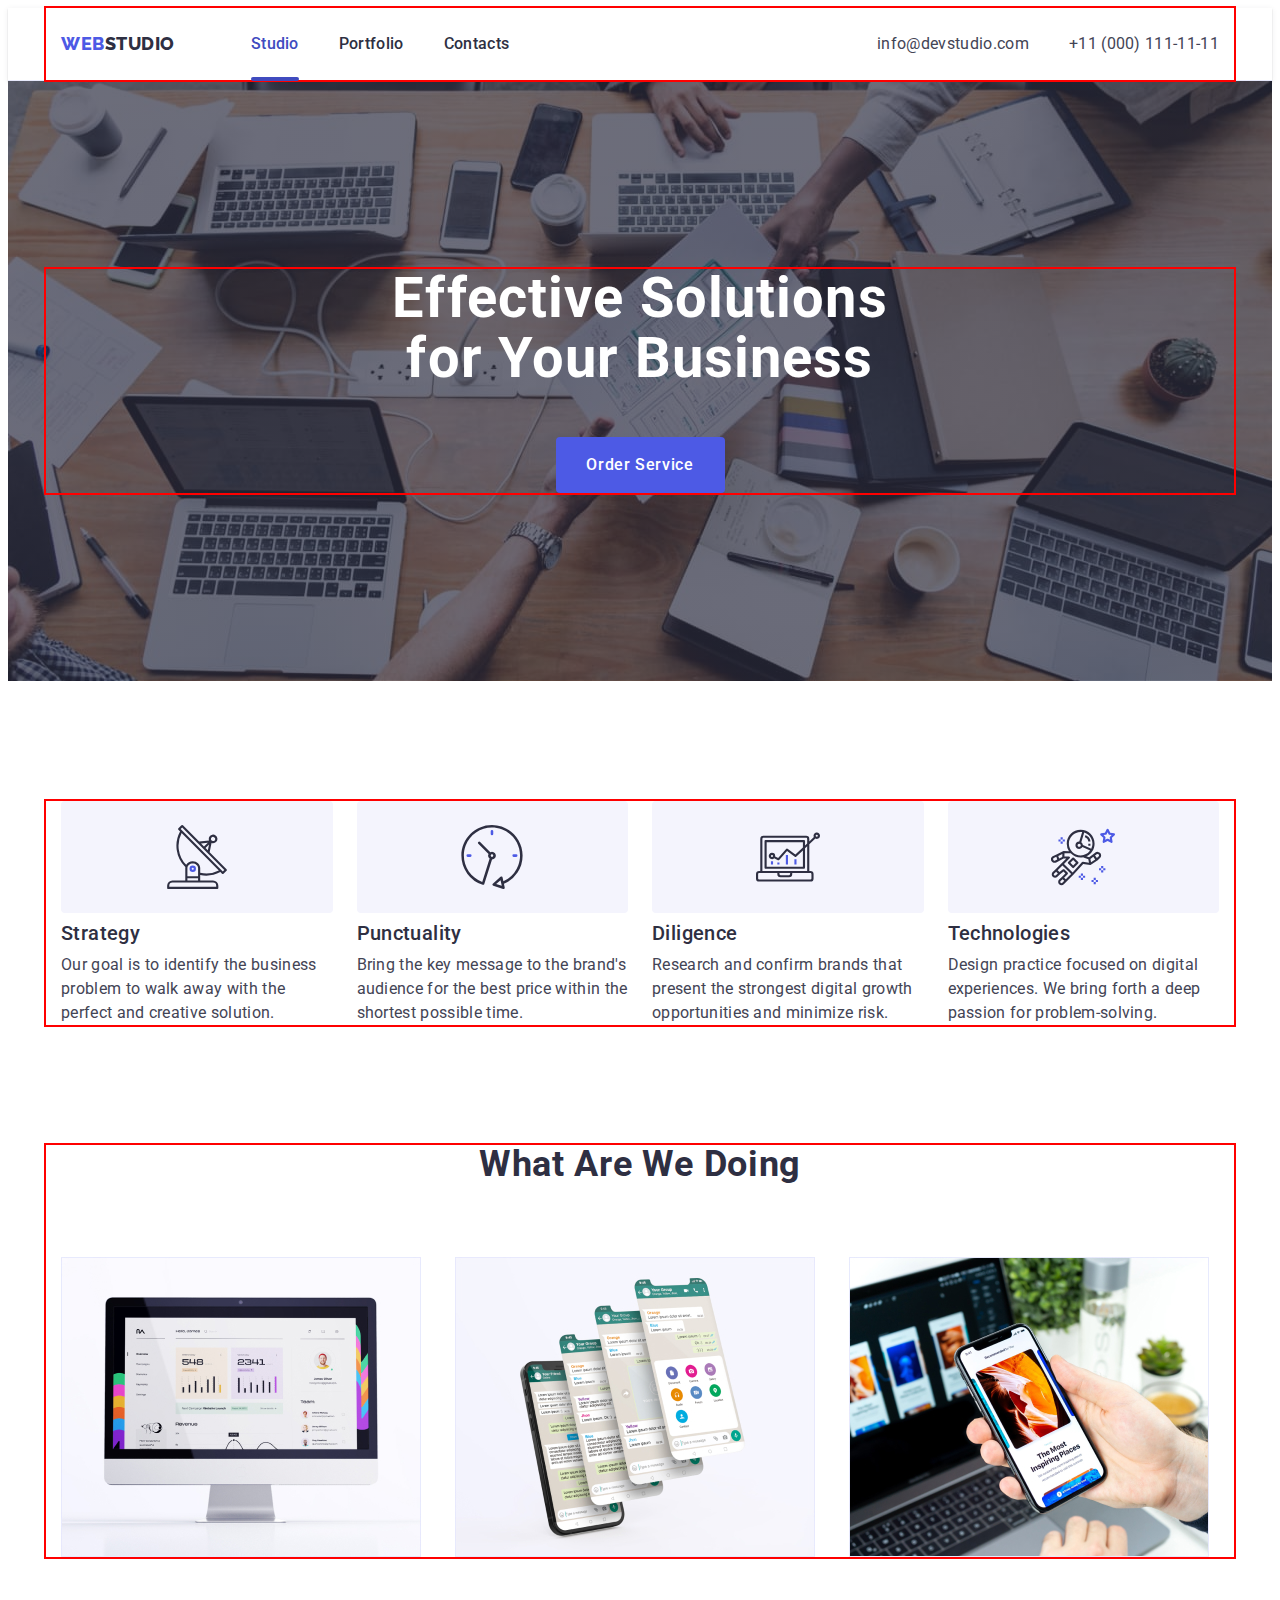
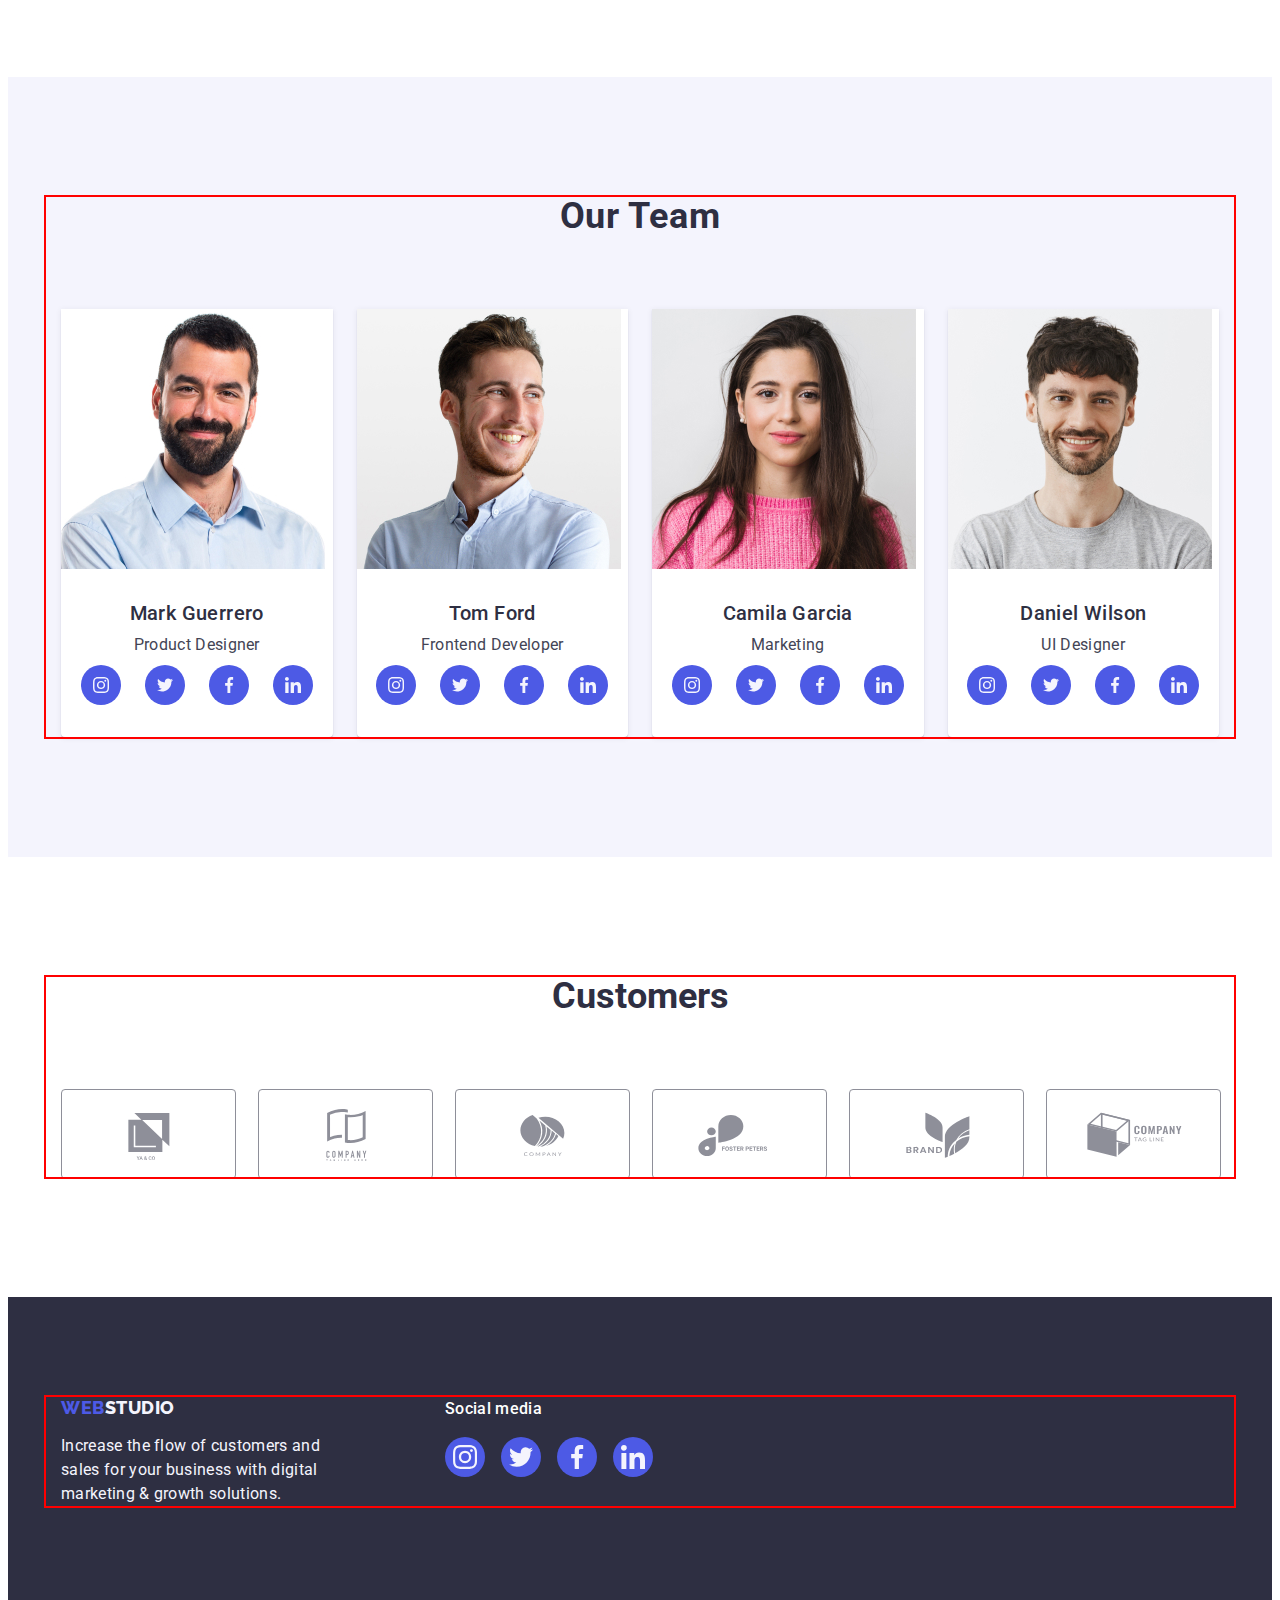
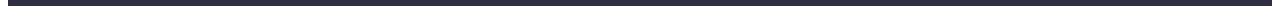
<file: index.html>
<!DOCTYPE html>
<html lang="en">
<head>
    <!-- /* -------------NORMALIZE---------------- */ -->
    
    <link rel="stylesheet" href="https://cdnjs.cloudflare.com/ajax/libs/modern-normalize/2.0.0/modern-normalize.min.css"
    integrity="sha512-4xo8blKMVCiXpTaLzQSLSw3KFOVPWhm/TRtuPVc4WG6kUgjH6J03IBuG7JZPkcWMxJ5huwaBpOpnwYElP/m6wg=="
    crossorigin="anonymous" referrerpolicy="no-referrer" />

    <meta charset="UTF-8">
    <meta http-equiv="X-UA-Compatible" content="IE=edge">
    <meta name="viewport" content="width=device-width, initial-scale=1.0">
    <title>Web Studio</title>
    <link rel="preconnect" href="https://fonts.googleapis.com">
    <link rel="preconnect" href="https://fonts.gstatic.com" crossorigin>
    <link href="https://fonts.googleapis.com/css2?family=Raleway:wght@800&family=Roboto:wght@400;500;700&display=swap"
        rel="stylesheet">
    <link rel="stylesheet" href="./css/styles.css">

</head>

<body>

    <!-- /* ----------------HEADER---------------- */ -->

    <header class="header">
        <div class="container container-header">
            <nav class="header-navigation">
                <a class="header-logo link" href="./index.html">Web<span class="header-logo-colour">Studio</span></a>
                    <ul class="header-menu-list list">
                        <li class="header-menu-item"><a class="header-menu-link link current" href="./index.html">Studio</a></li>
                        <li class="header-menu-item"><a class="header-menu-link link" href="./portfolio.html">Portfolio</a></li>
                        <li class="header-menu-item"><a class="header-menu-link link" href="">Contacts</a></li>
                    </ul>
            </nav>
                <address class="address">
                    <ul class="header-address list">
                        <li><a class="header-address-link link" href="mailto:info@devstudio.com">info@devstudio.com</a></li>
                        <li><a class="header-address-link link" href="tel:+110001111111">+11 (000) 111-11-11</a></li>
                    </ul>
                </address>
        </div>
    </header>
    <main>

        <!-- /* ----------------HERO---------------- */ -->

        <section class="hero">
            <div class="container">
                    <h1 class="hero-title">
                        Effective Solutions for Your Business
                    </h1>
                    <button type="button" class="hero-btn" data-modal-open>Order Service</button>
            </div>
        </section>

        <!-- /* ----------------ADVANTAGES---------------- */ -->

        <section class="advantages">
            <div class="container">
                <h2 class="visually-hidden">content</h2>
                <ul class="advantages-list list">

                    <li class="advantages-item">
                        <div class="advantages-icon">
                            <svg width="64" height="64">
                                <use href="./images/icons.svg#icon-antenna-1"></use>
                            </svg>
                        </div>
                            <h3 class="advantages-subtitle">Strategy</h3>
                            <p class="advantages-description">Our goal is to identify the business problem to walk away with the perfect and creative solution.
                            </p>
                    </li>

                    <li class="advantages-item">
                        <div class="advantages-icon">
                            <svg width="64" height="64">
                                <use href="./images/icons.svg#icon-clock-1"></use>
                            </svg>
                        </div>
                            <h3 class="advantages-subtitle">Punctuality</h3>
                            <p class="advantages-description">Bring the key message to the brand's audience for the best price within the shortest possible time.
                            </p>
                    </li>

                    <li class="advantages-item">
                        <div class="advantages-icon">
                            <svg width="64" height="64">
                                <use href="./images/icons.svg#icon-diagram-1"></use>
                            </svg>
                        </div>
                            <h3 class="advantages-subtitle">Diligence</h3>
                            <p class="advantages-description">Research and confirm brands that present the strongest digital growth opportunities and minimize risk.
                            </p>
                    </li>
                    
                    <li class="advantages-item">
                        <div class="advantages-icon">
                            <svg width="64" height="64">
                                <use href="./images/icons.svg#icon-astronaut-1"></use>
                            </svg>
                        </div>
                            <h3 class="advantages-subtitle">Technologies</h3>
                            <p class="advantages-description">Design practice focused on digital experiences. We bring forth a deep passion for problem-solving.
                            </p>
                    </li>
                </ul>
            </div>
        </section>

        <!-- /* ----------------DOING---------------- */ -->

        <section class="doing">
            <div class="container">
                <h2 class="doing-title">
                    What are we doing
                </h2>
                    <ul class="doing-list list">
                        <li class="doing-images">
                            <img src="./images/img1.jpg" alt="computer" width="360">
                        </li>
                        <li class="doing-images">
                            <img src="./images/img2.jpg" alt="phone screen" width="360">
                        </li>
                        <li class="doing-images">
                            <img src="./images/img3.jpg" alt="mobile phone" width="360">
                        </li>
                    </ul>
            </div>
        </section>

        <!-- /* ----------------TEAM---------------- */ -->

        <section class="team">
            <div class="container">
                <h2 class="team-title">
                    Our Team
                </h2>
                <ul class="team-list list">
                    <li class="team-item">
                        <img src="./images/img4.jpg" alt="mark guerrero" width="264">
                        <div class="container-team">
                            <h3 class="team-name">Mark Guerrero</h3>
                            <p class="team-name-position">Product Designer</p>
                            <ul class="social-links list">
                                <li class="social-links-icon">
                                    <a class="social-links-link" href="https://www.instagram.com/" target="_blank">
                                    <svg class="social-link-svg" width="16" height="16">
                                        <use href="./images/icons.svg#icon-instagram-2"></use>
                                    </svg>
                                    </a>
                                </li>
                                <li class="social-links-icon">
                                    <a class="social-links-link" href="https://www.twitter.com/" target="_blank">
                                        <svg class="social-link-svg" width="16" height="16">
                                            <use href="./images/icons.svg#icon-twitter-1"></use>
                                        </svg>
                                    </a>
                                </li>
                                <li class="social-links-icon">
                                    <a class="social-links-link" href="https://www.facebook.com/" target="_blank">
                                        <svg class="social-link-svg" width="16" height="16">
                                            <use href="./images/icons.svg#icon-facebook-1"></use>
                                        </svg>
                                    </a>
                                </li>
                                <li class="social-links-icon">
                                    <a class="social-links-link" href="https://www.linkedin.com/" target="_blank">
                                        <svg class="social-link-svg" width="16" height="16">
                                            <use href="./images/icons.svg#icon-linkedin-1"></use>
                                        </svg>
                                    </a>
                                </li>
                            </ul>
                        </div>
                    </li>

                    <li class="team-item">
                        <img src="./images/img5.jpg" alt="tom ford" width="264">
                        <div class="container-team">
                            <h3 class="team-name">Tom Ford</h3>
                            <p class="team-name-position">Frontend Developer</p>
                            <ul class="social-links list">
                                <li class="social-links-icon">
                                    <a class="social-links-link" href="https://www.instagram.com/" target="_blank">
                                        <svg class="social-link-svg" width="16" height="16">
                                            <use href="./images/icons.svg#icon-instagram-2"></use>
                                        </svg>
                                    </a>
                                </li>
                                <li class="social-links-icon">
                                    <a class="social-links-link" href="https://www.twitter.com/" target="_blank">
                                        <svg class="social-link-svg" width="16" height="16">
                                            <use href="./images/icons.svg#icon-twitter-1"></use>
                                        </svg>
                                    </a>
                                </li>
                                <li class="social-links-icon">
                                    <a class="social-links-link" href="https://www.facebook.com/" target="_blank">
                                        <svg class="social-link-svg" width="16" height="16">
                                            <use href="./images/icons.svg#icon-facebook-1"></use>
                                        </svg>
                                    </a>
                                </li>
                                <li class="social-links-icon">
                                    <a class="social-links-link" href="https://www.linkedin.com/" target="_blank">
                                        <svg class="social-link-svg" width="16" height="16">
                                            <use href="./images/icons.svg#icon-linkedin-1"></use>
                                        </svg>
                                    </a>
                                </li>
                            </ul>
                        </div>
                    </li>

                    <li class="team-item">
                        <img src="./images/img6.jpg" alt="camila garcia" width="264">
                        <div class="container-team">
                            <h3 class="team-name">Camila Garcia</h3>
                            <p class="team-name-position">Marketing</p>
                            <ul class="social-links list">
                                <li class="social-links-icon">
                                    <a class="social-links-link" href="https://www.instagram.com/" target="_blank">
                                        <svg class="social-link-svg" width="16" height="16">
                                            <use href="./images/icons.svg#icon-instagram-2"></use>
                                        </svg>
                                    </a>
                                </li>
                                <li class="social-links-icon">
                                    <a class="social-links-link" href="https://www.twitter.com/" target="_blank">
                                        <svg class="social-link-svg" width="16" height="16">
                                            <use href="./images/icons.svg#icon-twitter-1"></use>
                                        </svg>
                                    </a>
                                </li>
                                <li class="social-links-icon">
                                    <a class="social-links-link" href="https://www.facebook.com/" target="_blank">
                                        <svg class="social-link-svg" width="16" height="16">
                                            <use href="./images/icons.svg#icon-facebook-1"></use>
                                        </svg>
                                    </a>
                                </li>
                                <li class="social-links-icon">
                                    <a class="social-links-link" href="https://www.linkedin.com/" target="_blank">
                                        <svg class="social-link-svg" width="16" height="16">
                                            <use href="./images/icons.svg#icon-linkedin-1"></use>
                                        </svg>
                                    </a>
                                </li>
                            </ul>
                        </div>
                    </li>

                    <li class="team-item">
                        <img src="./images/img7.jpg" alt="daniel wilson" width="264">
                        <div class="container-team">
                            <h3 class="team-name">Daniel Wilson</h3>
                            <p class="team-name-position">UI Designer</p>
                            <ul class="social-links list">
                                <li class="social-links-icon">
                                    <a class="social-links-link" href="https://www.instagram.com/" target="_blank">
                                        <svg class="social-link-svg" width="16" height="16">
                                            <use href="./images/icons.svg#icon-instagram-2"></use>
                                        </svg>
                                    </a>
                                </li>
                                <li class="social-links-icon">
                                    <a class="social-links-link" href="https://www.twitter.com/" target="_blank">
                                        <svg class="social-link-svg" width="16" height="16">
                                            <use href="./images/icons.svg#icon-twitter-1"></use>
                                        </svg>
                                    </a>
                                </li>
                                <li class="social-links-icon">
                                    <a class="social-links-link" href="https://www.facebook.com/" target="_blank">
                                        <svg class="social-link-svg" width="16" height="16">
                                            <use href="./images/icons.svg#icon-facebook-1"></use>
                                        </svg>
                                    </a>
                                </li>
                                <li class="social-links-icon">
                                    <a class="social-links-link" href="https://www.linkedin.com/" target="_blank">
                                        <svg class="social-link-svg" width="16" height="16">
                                            <use href="./images/icons.svg#icon-linkedin-1"></use>
                                        </svg>
                                    </a>
                                </li>
                            </ul>
                        </div>
                    </li>
                </ul>
            </div>
        </section>

        <!-- /* ----------------Customers---------------- */ -->
        
        <section class="customers">
            <div class="container">
                <h2 class="customers-title">
                    Customers
                </h2>
                <ul class="customers-list list">
                    <li class="customers-icon">
                        <a class="customers-icon-link" href="https://www.com/" target="_blank">
                            <svg class="icon-link-svg" width="104" height="56">
                                <use href="./images/icons.svg#icon-Logo0"></use>
                            </svg>
                        </a>
                    </li>
                    <li class="customers-icon">
                        <a class="customers-icon-link" href="https://www.com/" target="_blank">
                            <svg class="icon-link-svg" width="104" height="56">
                                <use href="./images/icons.svg#icon-Logo1"></use>
                            </svg>
                        </a>
                    </li>
                    <li class="customers-icon">
                        <a class="customers-icon-link" href="https://www.com/" target="_blank">
                            <svg class="icon-link-svg" width="104" height="56">
                                <use href="./images/icons.svg#icon-Logo2"></use>
                            </svg>
                        </a>
                    </li>
                    <li class="customers-icon">
                        <a class="customers-icon-link" href="https://www.com/" target="_blank">
                            <svg class="icon-link-svg" width="104" height="56">
                                <use href="./images/icons.svg#icon-Logo3"></use>
                            </svg>
                        </a>
                    </li>
                    <li class="customers-icon">
                        <a class="customers-icon-link" href="https://www.com/" target="_blank">
                            <svg class="icon-link-svg" width="104" height="56">
                                <use href="./images/icons.svg#icon-Logo4"></use>
                            </svg>
                        </a>
                    </li>
                    <li class="customers-icon">
                        <a class="customers-icon-link" href="https://www.com/" target="_blank">
                            <svg class="icon-link-svg" width="104" height="56">
                                <use href="./images/icons.svg#icon-Logo5"></use>
                            </svg>
                        </a>
                    </li>
                </ul>
            </div>
        </section>

    </main>

    <!-- /* ----------------FOOTER---------------- */ -->

    <footer class="footer">
        <div class="container container-footer">
            <div class="footer-logo-container">
                <a class="footer-logo link" href="./index.html">Web<span class="footer-logo-colour">Studio</span></a>
                <p class="footer-description">Increase the flow of customers and sales for your business with digital marketing & growth solutions.</p>
            </div>
            <div class="footer-logo-social">
                <p class="footer-description-social">
                    Social media
                </p>
                <ul class="footer-links list">
                    <li class="footer-links-icon">
                        <a class="footer-links-link" href="https://www.instagram.com/" target="_blank">
                            <svg class="footer-link-svg" width="24" height="24">
                                <use href="./images/icons.svg#icon-instagram-2"></use>
                            </svg>
                        </a>
                    </li>
                    <li class="footer-links-icon">
                        <a class="footer-links-link" href="https://www.twitter.com/" target="_blank">
                            <svg class="footer-link-svg" width="24" height="24">
                                <use href="./images/icons.svg#icon-twitter-1"></use>
                            </svg>
                        </a>
                    </li>
                    <li class="footer-links-icon">
                        <a class="footer-links-link" href="https://www.facebook.com/" target="_blank">
                            <svg class="footer-link-svg" width="24" height="24">
                                <use href="./images/icons.svg#icon-facebook-1"></use>
                            </svg>
                        </a>
                    </li>
                    <li class="footer-links-icon">
                        <a class="footer-links-link" href="https://www.linkedin.com/" target="_blank">
                            <svg class="footer-link-svg" width="24" height="24">
                                <use href="./images/icons.svg#icon-linkedin-1"></use>
                            </svg>
                        </a>
                    </li>
                </ul>
            </div>
        </div>
    </footer>
    <div class="backdrop is-hidden" data-modal>
        <div class="modal">
            <button type="button" class="close-btn" data-modal-close>
                <svg class="icon-btn-svg" width="8" height="8">
                    <use href="./images/icons.svg#icon-close-btn"></use>
                </svg>
            </button>
        </div>
    </div>
    <script src="./js/modal.js"></script>
</body>
</html>
</file>
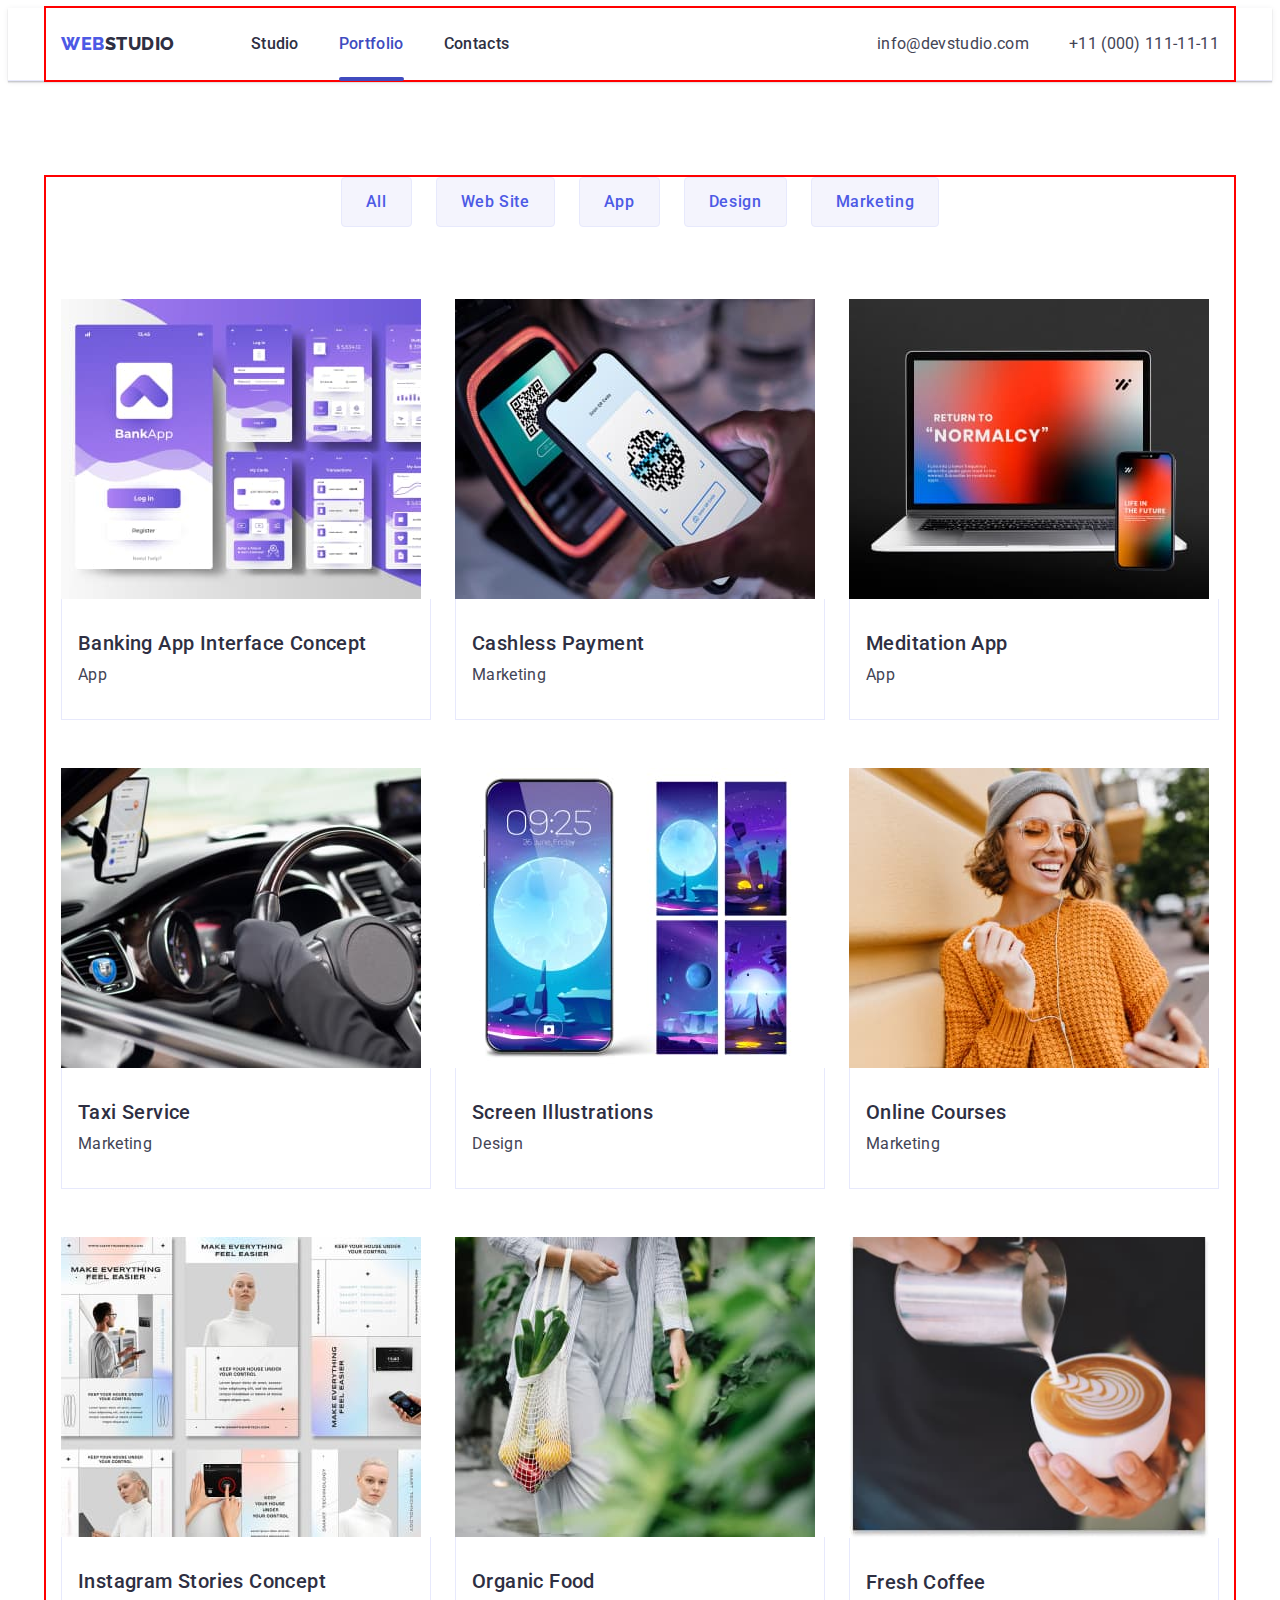
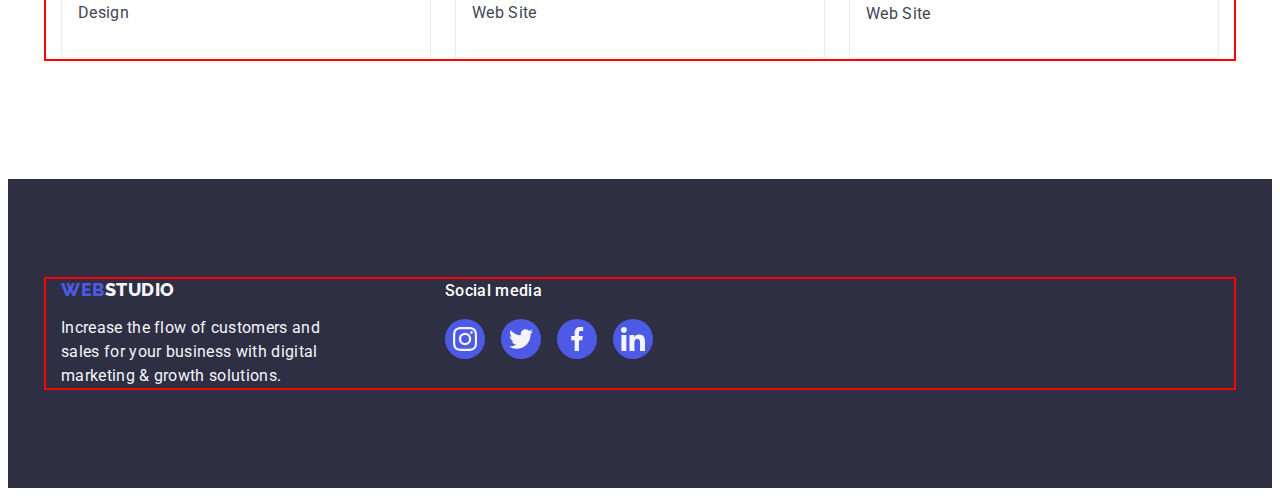
<file: portfolio.html>
<!DOCTYPE html>
<html lang="en">
<head>

    <!-- /* -------------NORMALIZE---------------- */ -->
    
    <link rel="stylesheet" href="https://cdnjs.cloudflare.com/ajax/libs/modern-normalize/2.0.0/modern-normalize.min.css"
    integrity="sha512-4xo8blKMVCiXpTaLzQSLSw3KFOVPWhm/TRtuPVc4WG6kUgjH6J03IBuG7JZPkcWMxJ5huwaBpOpnwYElP/m6wg=="
    crossorigin="anonymous" referrerpolicy="no-referrer" />

    <meta charset="UTF-8">
    <meta name="viewport" content="width=device-width, initial-scale=1.0">
    <title>Portfolio</title>
    <link rel="preconnect" href="https://fonts.googleapis.com">
    <link rel="preconnect" href="https://fonts.gstatic.com" crossorigin>
    <link href="https://fonts.googleapis.com/css2?family=Raleway:wght@800&family=Roboto:wght@400;500;700&display=swap"
        rel="stylesheet">
    <link rel="stylesheet" href="./css/styles.css">

</head>
    
<body>

    <!-- /* ----------------HEADER---------------- */ -->

    <header class="header">
        <div class="container container-header">
            <nav class="header-navigation">
                <a class="header-logo link" href="./index.html">Web<span class="header-logo-colour">Studio</span></a>
                <ul class="header-menu-list list">
                    <li class="header-menu-item"><a class="header-menu-link link" href="./index.html">Studio</a></li>
                    <li class="header-menu-item"><a class="header-menu-link link current" href="./portfolio.html">Portfolio</a></li>
                    <li class="header-menu-item"><a class="header-menu-link link" href="">Contacts</a></li>
                </ul>
            </nav>
            <address class="address">
                <ul class="header-address list">
                    <li><a class="header-address-link link" href="mailto:info@devstudio.com">info@devstudio.com</a></li>
                    <li><a class="header-address-link link" href="tel:+110001111111">+11 (000) 111-11-11</a></li>
                </ul>
            </address>
        </div>
    </header>
    <main>

        <!-- /*----------------------BUTTONS-------------------------*/ -->

        <section class="buttons">
            <div class="container">
                <h1 class="visually-hidden">test-for-homework</h1>
                <ul class="button-list list">
                    <li class="btn-menu">
                        <button type="button" class="btn-filter">All</button>
                    </li>
                    <li class="btn-menu">
                        <button type="button" class="btn-filter">Web Site</button>
                    </li>
                    <li class="btn-menu">
                        <button type="button" class="btn-filter">App</button>
                    </li>
                    <li class="btn-menu">
                        <button type="button" class="btn-filter">Design</button>
                    </li>
                    <li class="btn-menu">
                        <button type="button" class="btn-filter">Marketing</button>
                    </li>
                </ul>
    
                <!-- /*----------------------IMAGES----------------------*/ -->
    
                <ul class="section-list list">

                    <li class="img-list">
                        <a class="section-list-link link" href="#">
                        <div class="img-container">
                            <img src="./images/img8.jpg" alt="Banking App Interface Concept" width="360">
                            <p class="img-container-description">
                                14 Stylish and User-Friendly App Design Concepts · Task Manager App · Calorie Tracker App · Exotic Fruit Ecommerce App ·
                                Cloud Storage App
                            </p>
                        </div>
                        <div class="container-img-list">
                            <h2 class="services-title">Banking App Interface Concept</h2>
                            <p class="services-description">App</p>
                        </div>
                        </a>
                    </li>

                    <li class="img-list">
                        <a class="section-list-link link" href="#">
                        <div class="img-container">
                            <img src="./images/img9.jpg" alt="Cashless Payment" width="360">
                            <p class="img-container-description">
                                14 Stylish and User-Friendly App Design Concepts · Task Manager App · Calorie Tracker App · Exotic Fruit Ecommerce App ·
                                Cloud Storage App
                            </p>
                        </div>
                        <div class="container-img-list">
                            <h2 class="services-title">Cashless Payment</h2>
                            <p class="services-description">Marketing</p>
                        </div>
                        </a>
                    </li>

                    <li class="img-list">
                        <a class="section-list-link link" href="#">
                        <div class="img-container">
                            <img src="./images/img10.jpg" alt="Meditation App" width="360">
                            <p class="img-container-description">
                                14 Stylish and User-Friendly App Design Concepts · Task Manager App · Calorie Tracker App · Exotic Fruit Ecommerce App ·
                                Cloud Storage App
                            </p>
                        </div>
                        <div class="container-img-list">
                            <h2 class="services-title">Meditation App</h2>
                            <p class="services-description">App</p>
                        </div>
                        </a>
                    </li>

                    <li class="img-list">
                        <a class="section-list-link link" href="#">
                        <div class="img-container">
                            <img src="./images/img11.jpg" alt="Taxi Service" width="360">
                            <p class="img-container-description">
                                14 Stylish and User-Friendly App Design Concepts · Task Manager App · Calorie Tracker App · Exotic Fruit Ecommerce App ·
                                Cloud Storage App
                            </p>
                        </div>
                        <div class="container-img-list">
                            <h2 class="services-title">Taxi Service</h2>
                            <p class="services-description">Marketing</p>
                        </div>
                        </a>
                    </li>

                    <li class="img-list">
                        <a class="section-list-link link" href="#">
                        <div class="img-container">
                            <img src="./images/img12.jpg" alt="Screen Illustrations" width="360">
                            <p class="img-container-description">
                                14 Stylish and User-Friendly App Design Concepts · Task Manager App · Calorie Tracker App · Exotic Fruit Ecommerce App ·
                                Cloud Storage App
                            </p>
                        </div>
                        <div class="container-img-list">
                            <h2 class="services-title">Screen Illustrations</h2>
                            <p class="services-description">Design</p>
                        </div>
                        </a>
                    </li>

                    <li class="img-list">
                        <a class="section-list-link link" href="#">
                        <div class="img-container">
                            <img src="./images/img13.jpg" alt="Online Courses" width="360">
                            <p class="img-container-description">
                                14 Stylish and User-Friendly App Design Concepts · Task Manager App · Calorie Tracker App · Exotic Fruit Ecommerce App ·
                                Cloud Storage App
                            </p>
                        </div>
                        <div class="container-img-list">
                            <h2 class="services-title">Online Courses</h2>
                            <p class="services-description">Marketing</p>
                        </div>
                        </a>
                    </li>

                    <li class="img-list">
                        <a class="section-list-link link" href="#">
                        <div class="img-container">
                            <img src="./images/img14.jpg" alt="Instagram Stories Concept" width="360">
                            <p class="img-container-description">
                                14 Stylish and User-Friendly App Design Concepts · Task Manager App · Calorie Tracker App · Exotic Fruit Ecommerce App ·
                                Cloud Storage App
                            </p>
                        </div>
                        <div class="container-img-list">
                            <h2 class="services-title">Instagram Stories Concept</h2>
                            <p class="services-description">Design</p>
                        </div>
                        </a>
                    </li>

                    <li class="img-list">
                        <a class="section-list-link link" href="#">
                        <div class="img-container">
                            <img src="./images/img15.jpg" alt="Organic Food" width="360">
                            <p class="img-container-description">
                                14 Stylish and User-Friendly App Design Concepts · Task Manager App · Calorie Tracker App · Exotic Fruit Ecommerce App ·
                                Cloud Storage App
                            </p>
                        </div>
                        <div class="container-img-list">
                            <h2 class="services-title">Organic Food</h2>
                            <p class="services-description">Web Site</p>
                        </div>
                        </a>
                    </li>

                    <li class="img-list">
                        <a class="section-list-link link" href="#">
                        <div class="img-container">
                            <img src="./images/img16.jpg" alt="Fresh Coffee" width="360">
                            <p class="img-container-description">
                                14 Stylish and User-Friendly App Design Concepts · Task Manager App · Calorie Tracker App · Exotic Fruit Ecommerce App ·
                                Cloud Storage App
                            </p>
                        </div>
                        <div class="container-img-list">
                            <h2 class="services-title">Fresh Coffee</h2>
                            <p class="services-description">Web Site</p>
                        </div>
                        </a>
                    </li>
                </ul>
            </div>
        </section>
    </main>

    <!-- /* ----------------FOOTER---------------- */ -->

    <footer class="footer">
        <div class="container container-footer">
            <div class="footer-logo-container">
                <a class="footer-logo link" href="./index.html">Web<span class="footer-logo-colour">Studio</span></a>
                <p class="footer-description">Increase the flow of customers and sales for your business with digital marketing
                    & growth solutions.</p>
            </div>
            <div class="footer-logo-social">
                <p class="footer-description-social">
                    Social media
                </p>
                <ul class="footer-links list">
                    <li class="footer-links-icon">
                        <a class="footer-links-link" href="https://www.instagram.com/" target="_blank">
                            <svg class="footer-link-svg" width="24" height="24">
                                <use href="./images/icons.svg#icon-instagram-2"></use>
                            </svg>
                        </a>
                    </li>
                    <li class="footer-links-icon">
                        <a class="footer-links-link" href="https://www.twitter.com/" target="_blank">
                            <svg class="footer-link-svg" width="24" height="24">
                                <use href="./images/icons.svg#icon-twitter-1"></use>
                            </svg>
                        </a>
                    </li>
                    <li class="footer-links-icon">
                        <a class="footer-links-link" href="https://www.facebook.com/" target="_blank">
                            <svg class="footer-link-svg" width="24" height="24">
                                <use href="./images/icons.svg#icon-facebook-1"></use>
                            </svg>
                        </a>
                    </li>
                    <li class="footer-links-icon">
                        <a class="footer-links-link" href="https://www.linkedin.com/" target="_blank">
                            <svg class="footer-link-svg" width="24" height="24">
                                <use href="./images/icons.svg#icon-linkedin-1"></use>
                            </svg>
                        </a>
                    </li>
                </ul>
            </div>
        </div>
    </footer>
</body>
</html>
</file>
<file: css/styles.css>
:root {
    --white: #FFFFFF;
    --navyblue: #2E2F42;
    --iris: #4D5AE5;
    --slate: #434455;
    --cloud: #F4F4FD;
}


body {
    font-family: "Roboto", sans-serif;
    color: var(--slate, #434455);
    background-color: var(--white, #FFFFFF);
}

h1,
h2,
h3,
h4,
h5,
h6,
p {
    margin-top: 0;
    margin-bottom: 0;
}

ul,
ol {
    margin-top: 0;
    margin-bottom: 0;
    padding-left: 0;
}

.link {
    text-decoration: none;
}

.list {
    list-style-type: none;
}

.container {

    width: 1158px;
    margin: 0 auto;
    padding-left: 15px;
    padding-right: 15px;
    outline: 2px solid red;
}

.visually-hidden {
    position: absolute;
    width: 1px;
    height: 1px;
    margin: -1px;
    border: 0;
    padding: 0;

    white-space: nowrap;
    clip-path: inset(100%);
    clip: rect(0 0 0 0);
    overflow: hidden;
}

img {
    display: block;
}

/* ----------------HEADER---------------- */


.header {
    display: flex;
    border-bottom: 1px solid var(--cornflower, #E7E9FC);
    box-shadow: 0px 2px 1px rgba(46, 47, 66, 0.08),
        0px 1px 1px rgba(46, 47, 66, 0.16),
        0px 1px 6px rgba(46, 47, 66, 0.08);
}

.container-header {
    display: flex;
    align-items: center;
}

.header-navigation {
    display: flex;
    align-items: center;
}

.header-logo-colour {
    color: var(--navyblue, #2E2F42);

}

.header-logo {
    color: var(--iris, #4D5AE5);
    font-family: "Raleway", sans-serif;
    font-size: 18px;
    font-weight: 800;
    line-height: 1.17;
    letter-spacing: 0.03em;
    text-transform: uppercase;
    text-decoration: none;
    margin-right: 76px;
}

.header-menu-list {
    display: flex;
    gap: 40px;
}


.header-menu-item {

}

.current.header-menu-link {
    color: #404bbf;
}

.current::after {
    content: '';
    position: absolute;
    left: 0;
    bottom: -1px;
    width: 100%;
    height: 4px;
    background-color: #404bbf;
    border-radius: 2px;
}

.header-menu-link {
    color: var(--navyblue, #2E2F42);
    font-size: 16px;
    font-weight: 500;
    line-height: 1.5;
    letter-spacing: 0.02em;
    padding: 24px 0;
    display: block;
    transition: color 250ms cubic-bezier(0.4, 0, 0.2, 1);
    position: relative;
}

.header-menu-link:hover {
    color: var(--blue, #404bbf);
}

.header-menu-link:focus {
    color: var(--blue, #404bbf);
}

.address {
    font-style: normal;
    margin-left: auto;

}

.header-address {
    display: flex;
    gap: 40px;
    
}

.header-address-link {
    color: var(--slate, #434455);
    font-size: 16px;
    line-height: 1.5;
    letter-spacing: 0.02em;
    transition: color 250ms cubic-bezier(0.4, 0, 0.2, 1);
}

.header-address-link:hover {
    color: var(--blue, #404bbf);
}

.header-address-link:focus {
    color: var(--blue, #404bbf);
}

/* ----------------HERO---------------- */

.hero {
    background-image: linear-gradient(rgba(46, 47, 66, 0.7), rgba(46, 47, 66, 0.7)), url(../images/hero-img.jpg);
    padding: 188px 0;
    margin: 0 auto;
    max-width: 1440px;
    background-repeat: no-repeat;
    background-position: center;
    background-size: cover;
}

.hero-wrap {

    /* border-radius: 30px;
    padding: 184px 188px 470px 470px; */

}

.hero-title {
    color: var(--white, #FFF);
    text-align: center;
    font-size: 56px;
    font-weight: 700;
    line-height: 1.07;
    letter-spacing: 0.02em;
    max-width: 496px;
    margin: 0 auto;
    margin-bottom: 48px;
}

.hero-btn {
    margin: 0 auto;
    color: var(--white, #FFF);
    font-size: 16px;
    font-weight: 500;
    line-height: 1.5;
    letter-spacing: 0.04em;
    background-color: var(--iris, #4D5AE5);
    font-family: "Roboto", sans-serif;
    cursor: pointer;
    display: block;
    min-width: 169px;
    height: 56px;
    border: none;
    border-radius: 4px;
    transition: background-color 250ms cubic-bezier(0.4, 0, 0.2, 1);
}

.hero-btn:hover {
    background-color: var(--blue, #404bbf);
}

.hero-btn:focus {
    background-color: var(--blue, #404bbf);
}

/* ----------------ADVANTAGES---------------- */

.advantages {
    padding: 120px 0;
}

.advantages-list {
    display: flex;
    gap: 24px;
}

.advantages-icon {
    display: flex;
    align-items: center;
    justify-content: center;
    height: 112px;
    background-color: #f4f4fd;
    border-radius: 4px;
    margin-bottom: 8px;
}

.advantages-item {
    width: calc((100% - 72px) / 4);
}

.advantages-subtitle {
    color: var(--navyblue, #2E2F42);
    font-size: 20px;
    font-weight: 500;
    line-height: 1.2;
    letter-spacing: 0.02em;
    margin-bottom: 8px;
}

.advantages-description {
    color: var(--slate, #434455);
    text-shadow: 0px 4px 4px 0px rgba(0, 0, 0, 0.25);
    font-size: 16px;
    font-weight: 400;
    line-height: 1.5;
    letter-spacing: 0.02em;
}

/* ----------------DOING---------------- */

.doing {
    padding-bottom: 120px;
}

.doing-title {
    color: var(--navyblue, #2E2F42);
    text-align: center;
    font-size: 36px;
    font-weight: 700;
    line-height: 1.11;
    letter-spacing: 0.02em;
    text-transform: capitalize;
    margin-bottom: 72px;
}

.doing-list {
    display: flex;
    gap: 24px;
}

.doing-images {
    width: calc((100% - 48px) / 3);
}

/* ----------------TEAM---------------- */

.team {
    background-color: var(--cloud, #F4F4FD);
    padding: 120px 0;
}

.team-title {
    color: var(--navyblue, #2E2F42);
    text-align: center;
    font-size: 36px;
    font-weight: 700;
    line-height: 1.11;
    letter-spacing: 0.02em;
    text-transform: capitalize;
    margin-bottom: 72px;
}

.team-list {
    display: flex;
    gap: 24px;
}

.team-item {
    background-color: var(--white, #FFF);
    width: calc((100% - 72px) / 4);
    border-radius: 0px 0px 4px 4px;
    box-shadow: 0px 1px 6px rgba(46, 47, 66, 0.08),
        0px 1px 1px rgba(46, 47, 66, 0.16),
        0px 2px 1px rgba(46, 47, 66, 0.08);
}

.container-team {
    padding: 32px 0;
}

.team-name {
    color: var(--navyblue, #2E2F42);
    text-align: center;
    font-size: 20px;
    font-weight: 500;
    line-height: 1.2;
    letter-spacing: 0.02em;
    margin-bottom: 8px;
}

.team-name-position {
    color: var(--slate, #434455);
    text-align: center;
    font-size: 16px;
    font-weight: 400;
    line-height: 1.5;
    letter-spacing: 0.02em;
    margin-bottom: 8px;
}

.social-links {
    display: flex;
    justify-content: center;
    gap: 24px;
}

.social-links-icon {
    width: 40px;
    height: 40px;
}

.social-links-link {
    width: 100%;
    height: 100%;
    background-color: #4d5ae5;
    border-radius: 50%;
    display: flex;
    align-items: center;
    justify-content: center;
    transition: background-color 250ms cubic-bezier(0.4, 0, 0.2, 1);
}

.social-links-link:hover {
    background-color: #404bbf;
}

.social-links-link:focus {
    background-color: #404bbf;
}

.social-link-svg {
    fill: #f4f4fd;
}

/* ----------------Customers---------------- */

.customers {
    padding-bottom: 120px;
    padding-top: 120px;
}

.customers-title {
    font-size: 36px;
    line-height: 1.11;
    color: var(--darkgrayish, #2e2f42);
    margin-bottom: 72px;
    text-align: center;
}

.customers-list {
    display: flex;
    gap: 24px;
}

.customers-icon {
    width: calc((100% - 120px) / 6);
    height: 88px;
}

.customers-icon-link {
    width: 100%;
    height: 100%;
    border: 1px solid #8e8f99;
    border-radius: 4px;
    display: flex;
    align-items: center;
    justify-content: center;
    color: var(--darkgrayish, #8e8f99);
    transition: border-color 250ms cubic-bezier(0.4, 0, 0.2, 1),
        color 250ms cubic-bezier(0.4, 0, 0.2, 1);
}

.customers-icon-link:hover {
    border-color: #404bbf;
    color: #404bbf;
}

.customers-icon-link:focus {
    border-color: #404bbf;
    color: #404bbf;
}

.icon-link-svg {
    fill: currentColor;
}

/* ----------------FOOTER---------------- */

.footer {
    background-color: var(--navyblue, #2E2F42);
    padding: 100px 0;
}

.footer-logo-colour {
    color: var(--cloud, #F4F4FD);
    font-family: Raleway, sans-serif;
    font-size: 18px;
    font-weight: 800;
    line-height: 1.17;
    letter-spacing: 0.03em;
    text-transform: uppercase;
    text-decoration: none;
}

.footer-logo {
    color: var(--iris, #4D5AE5);
    font-family: Raleway, sans-serif;
    font-size: 18px;
    font-weight: 800;
    line-height: 1.17;
    letter-spacing: 0.03em;
    text-transform: uppercase;
    text-decoration: none;
    display: inline-block;
    margin-bottom: 16px;
}

.footer-description {
    color: var(--cloud, #F4F4FD);
    font-size: 16px;
    font-weight: 400;
    line-height: 1.5;
    letter-spacing: 0.02em;
    text-decoration: none;
}

.container-footer {
    display: flex;
    align-items: baseline;

}

.footer-logo-container {
    margin-right: 120px;
    max-width: 264px;
}

.footer-logo-social {}

.footer-description-social {
    font-weight: 500;
    font-size: 16px;
    line-height: 1.5;
    letter-spacing: 0.02em;
    color: var(--white, #FFFFFF);
    margin-bottom: 16px;
}

.footer-links {
    display: flex;
    gap: 16px;
}

.footer-links-icon {
    width: 40px;
    height: 40px;
}

.footer-links-link {
    width: 100%;
    height: 100%;
    background-color: var(--iris, #4d5ae5);
    border-radius: 50%;
    display: flex;
    align-items: center;
    justify-content: center;
    transition: background-color 250ms cubic-bezier(0.4, 0, 0.2, 1);
}

.footer-links-link:hover {
    background-color: #31d0aa;
}

.footer-links-link:focus {
    background-color: #31d0aa;
}

.footer-link-svg {
    fill: #f4f4fd;
}

/*?----------------------PORTFOLIO-PAGE-------------------*/


/*----------------------BUTTONS-------------------------*/

.buttons {
    padding-top: 96px;
    padding-bottom: 120px;
}

.btn-filter {
    color: var(--iris, #4D5AE5);
    font-size: 16px;
    font-weight: 500;
    line-height: 1.5;
    letter-spacing: 0.04em;
    background-color: var(--cloud, #F4F4FD);
    font-family: "Roboto", sans-serif;
    cursor: pointer;
    padding: 12px 24px;
    border: 1px solid #E7E9FC;
    border-radius: 4px;
    transition: color 250ms cubic-bezier(0.4, 0, 0.2, 1),
        background-color 250ms cubic-bezier(0.4, 0, 0.2, 1),
        border-color 250ms cubic-bezier(0.4, 0, 0.2, 1),
        box-shadow 250ms cubic-bezier(0.4, 0, 0.2, 1);;
}

.btn-filter:hover {
    background-color: #404bbf;
    color: var(--white, #FFFFFF);
    border: 1px solid transparent;
    box-shadow: 0px 3px 1px rgba(0, 0, 0, 0.1),
        0px 2px 1px rgba(0, 0, 0, 0.08),
        0px 2px 2px rgba(0, 0, 0, 0.12);
}

.btn-filter:focus {
    background-color: #404bbf;
    color: var(--white, #FFFFFF);
    border: 1px solid transparent;
    box-shadow: 0px 3px 1px rgba(0, 0, 0, 0.1),
        0px 2px 1px rgba(0, 0, 0, 0.08),
        0px 2px 2px rgba(0, 0, 0, 0.12);
}

.button-list {
    display: flex;
    justify-content: center;
    gap: 24px;
    margin-bottom: 72px;
}

.btn-menu {

}

.btn-menu:hover {

}

.btn-menu:focus {

}


/*----------------------IMAGES----------------------*/

.section-list {
    display: flex;
    flex-wrap: wrap;
    column-gap: 24px;
    row-gap: 48px;
}

.img-list {
    width: calc((100% - 48px) / 3);
    transition: color 250ms cubic-bezier(0.4, 0, 0.2, 1),
        background-color 250ms cubic-bezier(0.4, 0, 0.2, 1),
        border-color 250ms cubic-bezier(0.4, 0, 0.2, 1),
        box-shadow 250ms cubic-bezier(0.4, 0, 0.2, 1);
}

.container-img-list {
    padding: 32px 16px;
    border: 1px solid #e7e9fc;
    border-top: none;
}

.services-title {
    margin-bottom: 8px;
}

.section-list-link {
    display: block;
    transition: box-shadow 250ms cubic-bezier(0.4, 0, 0.2, 1);
}

.section-list-link:hover {
    box-shadow: 0px 1px 6px rgba(46, 47, 66, 0.08),
        0px 1px 1px rgba(46, 47, 66, 0.16),
        0px 2px 1px rgba(46, 47, 66, 0.08);

}

.section-list-link:focus {
    box-shadow: 0px 1px 6px rgba(46, 47, 66, 0.08),
        0px 1px 1px rgba(46, 47, 66, 0.16),
        0px 2px 1px rgba(46, 47, 66, 0.08);
}

.section-list-link .services-title {
    color: var(--navyblue, #2E2F42);
    font-size: 20px;
    font-style: normal;
    font-weight: 500;
    line-height: 1.2;
    letter-spacing: 0.02em;
}

.section-list-link .services-description {
    color: var(--slate, #434455);
    font-size: 16px;
    font-style: normal;
    font-weight: 400;
    line-height: 1.5;
    letter-spacing: 0.02em;
}

.services-description {
    /* transform: translateY(100%);
    transition: transform 0.3s ease; */
}

.section-list-link:hover .img-container-description {
    transform: translateY(0%);
}

.section-list-link:focus .img-container-description {
    transform: translateY(0%);
}

.img-container {
    position: relative;
    overflow: hidden;
}

.img-container-description {
    position: absolute;
    top: 0;
    font-size: 16px;
    line-height: 1.5;
    letter-spacing: 0.02em;
    color: var(--cloud, #f4f4fd);
    padding: 40px 32px;
    background-color: #4d5ae5;
    width: 100%;
    height: 100%;
    transform: translateY(100%);
    transition: transform 250ms cubic-bezier(0.4, 0, 0.2, 1);
}


/*----------------------BACKDROP----------------------*/

.backdrop {
    position: fixed;
    top: 0;
    left: 0;
    width: 100%;
    height: 100%;
    background-color: rgba(46, 47, 66, 0.4);
    transition: opacity 250ms cubic-bezier(0.4, 0, 0.2, 1), visibility 250ms cubic-bezier(0.4, 0, 0.2, 1);
}

.modal {
    position: absolute;
    top: 50%;
    left: 50%;
    transform: translate(-50%, -50%) scale(1);
    width: 408px;
    min-height: 584px;
    background: #fcfcfc;
    box-shadow: 0px 1px 1px rgba(0, 0, 0, 0.14),
        0px 1px 3px rgba(0, 0, 0, 0.12),
        0px 2px 1px rgba(0, 0, 0, 0.2);
    border-radius: 4px;
    transition: transform 250ms cubic-bezier(0.4, 0, 0.2, 1);

}

.icon-btn-svg {
    transition: fill 250ms cubic-bezier(0.4, 0, 0.2, 1);
}

.close-btn:hover {
    fill: #ffffff;
}

.close-btn:focus {
    fill: #ffffff;
}

.close-btn {
    position: absolute;
    top: 24px;
    right: 24px;
    width: 24px;
    height: 24px;
    border-radius: 50%;
    display: flex;
    align-items: center;
    justify-content: center;
    background-color: #e7e9fc;
    border: 1px solid rgba(0, 0, 0, 0.1);
    padding: 0;
    cursor: pointer;
    transition: background-color 250ms cubic-bezier(0.4, 0, 0.2, 1), border 250ms cubic-bezier(0.4, 0, 0.2, 1);
}

.close-btn:hover {
    background-color: #404bbf;
    border: none;
}

.close-btn:focus {
    background-color: #404bbf;
    border: none;
}

.is-hidden {
    opacity: 0;
    visibility: hidden;
    pointer-events: none;
}
</file>
